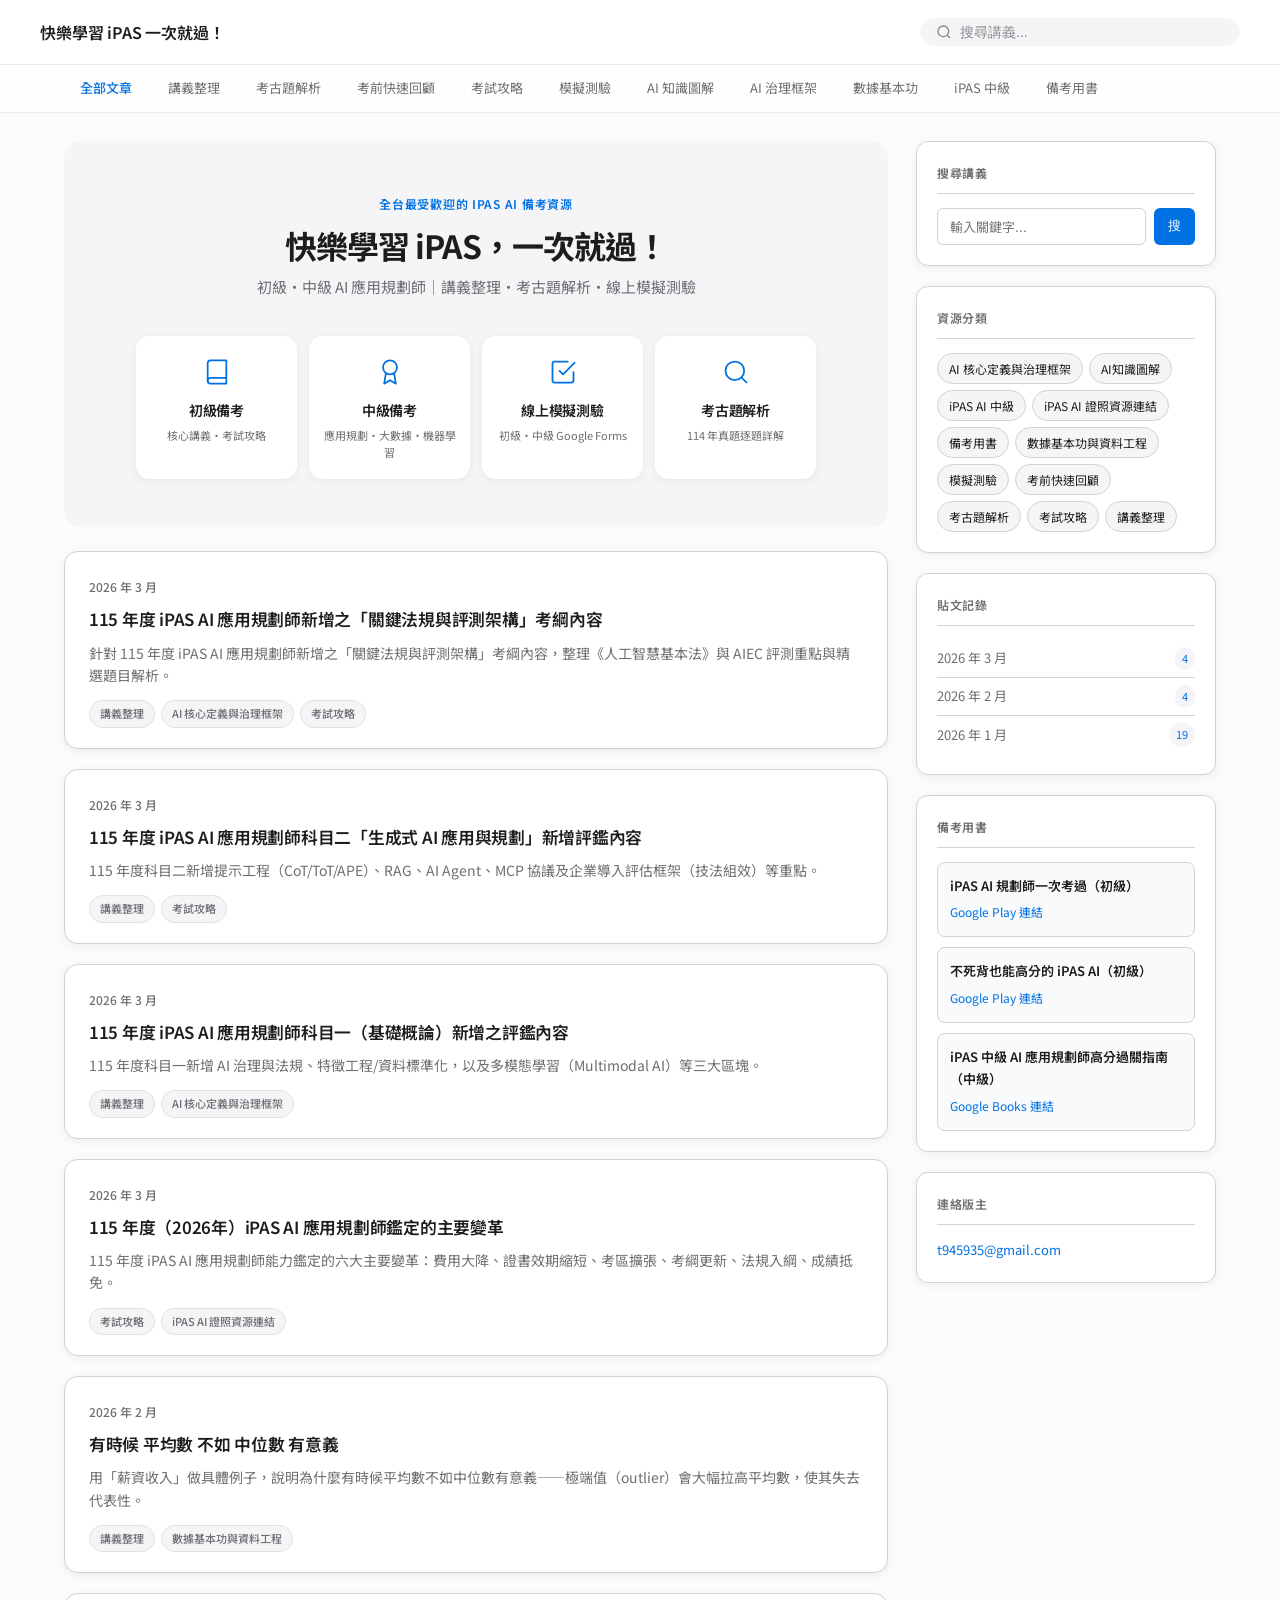
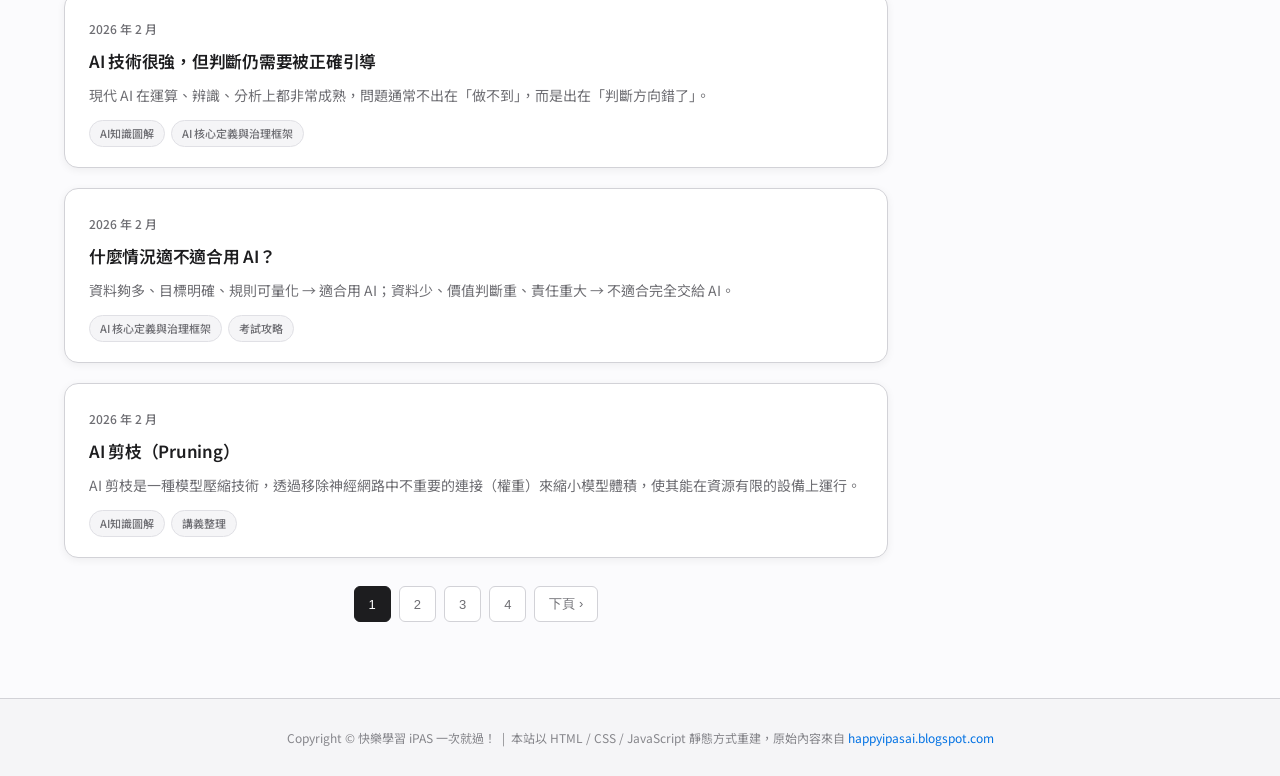
<file: index.html>
<!DOCTYPE html>
<html lang="zh-TW">
<head>
  <meta charset="UTF-8" />
  <meta name="viewport" content="width=device-width, initial-scale=1.0" />
  <meta name="description" content="快樂學習 iPAS 一次就過！提供 iPAS AI 應用規劃師初級、中級備考講義、考古題解析、模擬測驗與考試攻略。" />
  <meta name="keywords" content="iPAS, AI應用規劃師, 人工智慧, 考試攻略, 備考, 模擬測驗, RAG, 機器學習" />
  <title>快樂學習 iPAS 一次就過！</title>
  <link rel="preconnect" href="https://fonts.googleapis.com" />
  <link href="https://fonts.googleapis.com/css2?family=Noto+Sans+TC:wght@400;500;600;700;800&display=swap" rel="stylesheet" />
  <link rel="stylesheet" href="css/style.css" />
</head>
<body>

<!-- ===== Header ===== -->
<header id="site-header">
  <div class="header-inner">
    <span class="site-title">快樂學習 iPAS 一次就過！</span>
    <div class="header-search">
      <svg width="16" height="16" viewBox="0 0 24 24" fill="none" stroke="white" stroke-width="2"><circle cx="11" cy="11" r="8"/><path d="m21 21-4.35-4.35"/></svg>
      <input type="search" id="header-search-input" placeholder="搜尋講義..." aria-label="搜尋講義" />
    </div>
  </div>
</header>

<!-- ===== Navigation ===== -->
<nav id="site-nav" aria-label="分類導覽">
  <div class="nav-inner">
    <span class="nav-link active" data-filter="all">全部文章</span>
    <span class="nav-link" data-filter="講義整理">講義整理</span>
    <span class="nav-link" data-filter="考古題解析">考古題解析</span>
    <span class="nav-link" data-filter="考前快速回顧">考前快速回顧</span>
    <span class="nav-link" data-filter="考試攻略">考試攻略</span>
    <span class="nav-link" data-filter="模擬測驗">模擬測驗</span>
    <span class="nav-link" data-filter="AI知識圖解">AI 知識圖解</span>
    <span class="nav-link" data-filter="AI 核心定義與治理框架">AI 治理框架</span>
    <span class="nav-link" data-filter="數據基本功與資料工程">數據基本功</span>
    <span class="nav-link" data-filter="iPAS AI 中級">iPAS 中級</span>
    <span class="nav-link" data-filter="備考用書">備考用書</span>
  </div>
</nav>

<!-- ===== Main App ===== -->
<main id="app">

  <!-- ===== Post List View ===== -->
  <div id="post-list-view">

    <!-- Hero -->
    <section id="hero-section">
      <div class="hero-inner">
        <p class="hero-eyebrow">全台最受歡迎的 iPAS AI 備考資源</p>
        <h1 class="hero-title">快樂學習 iPAS，一次就過！</h1>
        <p class="hero-subtitle">初級・中級 AI 應用規劃師｜講義整理・考古題解析・線上模擬測驗</p>
        <div class="hero-cards">
          <div class="hero-card" data-filter="講義整理">
            <div class="hc-icon"><svg width="28" height="28" viewBox="0 0 24 24" fill="none" stroke="#0071e3" stroke-width="1.5" stroke-linecap="round" stroke-linejoin="round"><path d="M4 19.5A2.5 2.5 0 0 1 6.5 17H20"/><path d="M6.5 2H20v20H6.5A2.5 2.5 0 0 1 4 19.5v-15A2.5 2.5 0 0 1 6.5 2z"/></svg></div>
            <div class="hc-label">初級備考</div>
            <div class="hc-desc">核心講義・考試攻略</div>
          </div>
          <div class="hero-card" data-filter="iPAS AI 中級">
            <div class="hc-icon"><svg width="28" height="28" viewBox="0 0 24 24" fill="none" stroke="#0071e3" stroke-width="1.5" stroke-linecap="round" stroke-linejoin="round"><circle cx="12" cy="8" r="6"/><path d="M15.477 12.89 17 22l-5-3-5 3 1.523-9.11"/></svg></div>
            <div class="hc-label">中級備考</div>
            <div class="hc-desc">應用規劃・大數據・機器學習</div>
          </div>
          <div class="hero-card" data-filter="模擬測驗">
            <div class="hc-icon"><svg width="28" height="28" viewBox="0 0 24 24" fill="none" stroke="#0071e3" stroke-width="1.5" stroke-linecap="round" stroke-linejoin="round"><path d="M9 11l3 3L22 4"/><path d="M21 12v7a2 2 0 0 1-2 2H5a2 2 0 0 1-2-2V5a2 2 0 0 1 2-2h11"/></svg></div>
            <div class="hc-label">線上模擬測驗</div>
            <div class="hc-desc">初級・中級 Google Forms</div>
          </div>
          <div class="hero-card" data-filter="考古題解析">
            <div class="hc-icon"><svg width="28" height="28" viewBox="0 0 24 24" fill="none" stroke="#0071e3" stroke-width="1.5" stroke-linecap="round" stroke-linejoin="round"><circle cx="11" cy="11" r="8"/><path d="m21 21-4.35-4.35"/></svg></div>
            <div class="hc-label">考古題解析</div>
            <div class="hc-desc">114 年真題逐題詳解</div>
          </div>
        </div>
      </div>
    </section>

    <div id="posts-grid" class="posts-grid" role="feed" aria-label="文章列表">
      <!-- Injected by JS -->
    </div>
    <div id="pagination" class="pagination" role="navigation" aria-label="分頁">
      <!-- Injected by JS -->
    </div>
  </div>

  <!-- ===== Post Detail View ===== -->
  <section id="post-detail" aria-labelledby="post-detail-title">
    <div class="post-detail-header">
      <button class="back-btn" id="back-btn" aria-label="返回文章列表">
        &#8592; 返回列表
      </button>
      <h1 class="post-detail-title" id="post-detail-title"></h1>
      <div class="post-detail-meta">
        <span id="post-detail-date"></span>
        <span id="post-detail-labels"></span>
      </div>
    </div>
    <div class="post-detail-body" id="post-detail-body">
      <!-- Injected by JS -->
    </div>
  </section>

  <!-- ===== Sidebar ===== -->
  <aside id="sidebar" aria-label="側邊欄">

    <!-- Search -->
    <div class="sidebar-card">
      <p class="sidebar-title">搜尋講義</p>
      <div class="sidebar-search">
        <input type="search" id="sidebar-search-input" placeholder="輸入關鍵字..." aria-label="側邊欄搜尋" />
        <button id="sidebar-search-btn" aria-label="搜尋">搜</button>
      </div>
    </div>

    <!-- Category Labels -->
    <div class="sidebar-card">
      <p class="sidebar-title">資源分類</p>
      <div id="label-list" class="label-list">
        <!-- Injected by JS -->
      </div>
    </div>

    <!-- Archive -->
    <div class="sidebar-card">
      <p class="sidebar-title">貼文記錄</p>
      <ul id="archive-list" class="archive-list" aria-label="文章存檔">
        <!-- Injected by JS -->
      </ul>
    </div>

    <!-- Books -->
    <div class="sidebar-card">
      <p class="sidebar-title">備考用書</p>
      <div class="book-card">
        <p class="book-title">iPAS AI 規劃師一次考過（初級）</p>
        <a href="https://play.google.com/store/books/details/%E8%AD%89%E7%85%A7%E9%81%94%E4%BA%BA%E7%A0%94%E7%A9%B6%E5%AE%A4%E8%AD%89%E7%85%A7%E7%B5%84_iPAS_AI_%E8%A6%8F%E5%8A%83%E5%B8%AB%E4%B8%80%E6%AC%A1%E8%80%83%E9%81%8E?id=Q3itEQAAQBAJ&hl=zh_TW" target="_blank" rel="noopener noreferrer">Google Play 連結</a>
      </div>
      <div class="book-card">
        <p class="book-title">不死背也能高分的 iPAS AI（初級）</p>
        <a href="https://play.google.com/store/books/details/%E8%AD%89%E7%85%A7%E9%81%94%E4%BA%BA%E7%A0%94%E7%A9%B6%E5%AE%A4AI_%E7%B5%84_%E4%B8%8D%E6%AD%BB%E8%83%8C_%E4%B9%9F%E8%83%BD%E9%AB%98%E5%88%86%E7%9A%84_iPAS_AI?id=gB2zEQAAQBAJ&hl=zh_TW" target="_blank" rel="noopener noreferrer">Google Play 連結</a>
      </div>
      <div class="book-card">
        <p class="book-title">iPAS 中級 AI 應用規劃師高分過關指南（中級）</p>
        <a href="https://books.google.com.tw/books/about?id=5ki3EQAAQBAJ&redir_esc=y" target="_blank" rel="noopener noreferrer">Google Books 連結</a>
      </div>
    </div>

    <!-- Contact -->
    <div class="sidebar-card">
      <p class="sidebar-title">連絡版主</p>
      <p class="contact-info"><a href="mailto:t945935@gmail.com">t945935@gmail.com</a></p>
    </div>

  </aside>
</main>

<!-- ===== Footer ===== -->
<footer id="site-footer">
  <p>Copyright &copy; 快樂學習 iPAS 一次就過！ &nbsp;|&nbsp; 本站以 HTML / CSS / JavaScript 靜態方式重建，原始內容來自 <a href="https://happyipasai.blogspot.com" target="_blank" rel="noopener noreferrer">happyipasai.blogspot.com</a></p>
</footer>

<!-- ===== Scroll to Top ===== -->
<button id="scroll-top" aria-label="回到頂部">
  <svg width="18" height="18" viewBox="0 0 24 24" fill="none" stroke="white" stroke-width="2.5"><polyline points="18 15 12 9 6 15"></polyline></svg>
</button>

<!-- ===== Scripts ===== -->
<script src="js/posts.js"></script>
<script src="js/app.js"></script>

</body>
</html>
</file>
<file: css/style.css>
/* ===== Reset & Base ===== */
*, *::before, *::after { box-sizing: border-box; margin: 0; padding: 0; }

:root {
  --primary: #0071e3;
  --primary-dark: #0077ed;
  --accent: #ff6b35;
  --bg: #fbfbfd;
  --surface: #ffffff;
  --border: #d2d2d7;
  --text: #1d1d1f;
  --text-muted: #6e6e73;
  --tag-bg: #f5f5f7;
  --tag-color: #1d1d1f;
  --radius: 12px;
  --shadow: 0 2px 8px rgba(0,0,0,.06);
  --shadow-hover: 0 8px 32px rgba(0,0,0,.12);
}

body {
  font-family: 'Noto Sans TC', 'Microsoft JhengHei', sans-serif;
  background: var(--bg);
  color: var(--text);
  line-height: 1.75;
  font-size: 15px;
}

a { color: var(--primary); text-decoration: none; }
a:hover { text-decoration: underline; }

/* ===== Header ===== */
#site-header {
  background: rgba(255, 255, 255, 0.85);
  backdrop-filter: saturate(180%) blur(20px);
  -webkit-backdrop-filter: saturate(180%) blur(20px);
  color: var(--text);
  padding: 0 24px;
  position: sticky;
  top: 0;
  z-index: 100;
  border-bottom: 1px solid rgba(0, 0, 0, 0.08);
}

.header-inner {
  max-width: 1200px;
  margin: 0 auto;
  display: flex;
  align-items: center;
  justify-content: space-between;
  height: 64px;
  gap: 16px;
}

.site-title {
  font-size: 1rem;
  font-weight: 600;
  color: var(--text);
  cursor: pointer;
  white-space: nowrap;
  flex-shrink: 0;
  letter-spacing: -.01em;
}
.site-title:hover { text-decoration: none; opacity: .75; }

.header-search {
  display: flex;
  align-items: center;
  background: #f5f5f7;
  border: none;
  border-radius: 24px;
  padding: 6px 16px;
  gap: 8px;
  flex: 1;
  max-width: 320px;
}
.header-search input {
  background: transparent;
  border: none;
  outline: none;
  color: var(--text);
  font-size: 14px;
  width: 100%;
}
.header-search input::placeholder { color: #86868b; }
.header-search svg { opacity: .5; flex-shrink: 0; stroke: var(--text); }

/* ===== Nav ===== */
#site-nav {
  background: rgba(255, 255, 255, 0.75);
  backdrop-filter: saturate(180%) blur(20px);
  -webkit-backdrop-filter: saturate(180%) blur(20px);
  border-bottom: 1px solid rgba(0, 0, 0, 0.08);
}
.nav-inner {
  max-width: 1200px;
  margin: 0 auto;
  display: flex;
  gap: 4px;
  padding: 0 24px;
  overflow-x: auto;
  scrollbar-width: none;
}
.nav-inner::-webkit-scrollbar { display: none; }

.nav-link {
  padding: 12px 16px;
  font-size: 13px;
  font-weight: 400;
  color: var(--text-muted);
  cursor: pointer;
  border-bottom: 2px solid transparent;
  margin-bottom: -2px;
  white-space: nowrap;
  transition: color .15s;
}
.nav-link:hover { color: var(--text); }
.nav-link.active { color: var(--primary); border-bottom-color: var(--primary); font-weight: 500; }

/* ===== Layout ===== */
#app {
  max-width: 1200px;
  margin: 0 auto;
  padding: 28px 24px;
  display: grid;
  grid-template-columns: 1fr 300px;
  gap: 28px;
}

@media (max-width: 768px) {
  #app { grid-template-columns: 1fr; }
  #sidebar { order: 1; }
  #main-content { order: 0; }
}

/* ===== Post Cards ===== */
.posts-grid { display: flex; flex-direction: column; gap: 20px; }

.post-card {
  background: var(--surface);
  border: 1px solid var(--border);
  border-radius: 14px;
  padding: 24px 24px 20px;
  box-shadow: var(--shadow);
  cursor: pointer;
  transition: transform .25s ease, box-shadow .25s ease;
}
.post-card:hover {
  box-shadow: var(--shadow-hover);
  transform: translateY(-3px);
}

.post-card-meta {
  display: flex;
  align-items: center;
  gap: 10px;
  font-size: 12px;
  color: var(--text-muted);
  margin-bottom: 10px;
  flex-wrap: wrap;
}
.post-card-meta .date { font-weight: 500; }

.post-card-title {
  font-size: 1.05rem;
  font-weight: 600;
  color: var(--text);
  line-height: 1.45;
  margin-bottom: 10px;
  letter-spacing: -.015em;
}
.post-card:hover .post-card-title { color: var(--primary); }

.post-card-excerpt {
  color: var(--text-muted);
  font-size: 14px;
  line-height: 1.6;
  display: -webkit-box;
  -webkit-line-clamp: 3;
  -webkit-box-orient: vertical;
  overflow: hidden;
}

.post-card-footer {
  display: flex;
  gap: 6px;
  flex-wrap: wrap;
  margin-top: 14px;
}

.tag {
  display: inline-block;
  background: #f5f5f7;
  color: #6e6e73;
  font-size: 11px;
  padding: 3px 10px;
  border-radius: 99px;
  font-weight: 500;
  border: 1px solid #e0e0e5;
}

/* ===== Post Detail ===== */
#post-detail { display: none; }

.post-detail-header {
  background: var(--surface);
  border: 1px solid var(--border);
  border-radius: var(--radius);
  padding: 32px;
  box-shadow: var(--shadow);
  margin-bottom: 20px;
}

.back-btn {
  display: inline-flex;
  align-items: center;
  gap: 6px;
  font-size: 13px;
  color: var(--primary);
  cursor: pointer;
  padding: 6px 14px;
  border-radius: 99px;
  background: transparent;
  margin-bottom: 20px;
  border: 1px solid var(--primary);
  font-family: inherit;
  transition: all .15s;
}
.back-btn:hover { background: var(--primary); color: #fff; }

.post-detail-title {
  font-size: 1.6rem;
  font-weight: 800;
  color: var(--text);
  line-height: 1.4;
  margin-bottom: 12px;
}

.post-detail-meta {
  display: flex;
  gap: 10px;
  flex-wrap: wrap;
  font-size: 13px;
  color: var(--text-muted);
}

.post-detail-body {
  background: var(--surface);
  border: 1px solid var(--border);
  border-radius: var(--radius);
  padding: 40px 44px;
  box-shadow: var(--shadow);
  font-size: 15.5px;
  line-height: 1.85;
  max-width: 800px;
}

.post-detail-body h2 {
  font-size: 1.25rem;
  font-weight: 700;
  color: var(--text);
  margin: 36px 0 14px;
  padding-bottom: 10px;
  border-bottom: 2px solid var(--border);
}
.post-detail-body h2:first-child { margin-top: 0; }

.post-detail-body h3 {
  font-size: 1.1rem;
  font-weight: 600;
  color: var(--primary-dark);
  margin: 20px 0 8px;
}

.post-detail-body h4 {
  font-size: 1rem;
  font-weight: 600;
  color: var(--text);
  margin: 14px 0 6px;
}

.post-detail-body p { margin-bottom: 14px; }

.post-detail-body ul, .post-detail-body ol {
  padding-left: 24px;
  margin-bottom: 14px;
}
.post-detail-body li { margin-bottom: 6px; }

.post-detail-body table {
  width: 100%;
  border-collapse: collapse;
  margin: 16px 0;
  font-size: 14px;
}
.post-detail-body th, .post-detail-body td {
  border: 1px solid var(--border);
  padding: 10px 14px;
  text-align: left;
}
.post-detail-body th {
  background: #f1f5f9;
  font-weight: 600;
}
.post-detail-body tr:nth-child(even) td { background: #f8fafc; }

.post-detail-body .highlight-box {
  background: #fef3c7;
  border-left: 4px solid var(--accent);
  padding: 14px 18px;
  border-radius: 0 var(--radius) var(--radius) 0;
  margin: 16px 0;
  font-weight: 500;
}

.post-detail-body .info-box {
  background: #eff6ff;
  border-left: 4px solid var(--primary);
  padding: 14px 18px;
  border-radius: 0 var(--radius) var(--radius) 0;
  margin: 16px 0;
}

.qa-block {
  background: #f8fafc;
  border: 1px solid var(--border);
  border-radius: var(--radius);
  padding: 18px;
  margin: 14px 0;
}
.qa-block .question {
  font-weight: 600;
  color: var(--text);
  margin-bottom: 10px;
}
.qa-block .answer-tag {
  display: inline-block;
  background: #dcfce7;
  color: #16a34a;
  font-size: 12px;
  padding: 2px 8px;
  border-radius: 4px;
  font-weight: 600;
  margin-right: 6px;
}
.qa-block .analysis {
  margin-top: 8px;
  color: var(--text-muted);
  font-size: 13px;
  border-top: 1px solid var(--border);
  padding-top: 8px;
}

/* ===== Sidebar ===== */
#sidebar {
  display: flex;
  flex-direction: column;
  gap: 20px;
}

.sidebar-card {
  background: var(--surface);
  border: 1px solid var(--border);
  border-radius: var(--radius);
  padding: 20px;
  box-shadow: var(--shadow);
}

.sidebar-title {
  font-size: 12px;
  font-weight: 600;
  color: var(--text-muted);
  text-transform: uppercase;
  letter-spacing: .06em;
  margin-bottom: 14px;
  padding-bottom: 10px;
  border-bottom: 1px solid var(--border);
  display: flex;
  align-items: center;
  gap: 6px;
}

.sidebar-search {
  display: flex;
  gap: 8px;
}
.sidebar-search input {
  flex: 1;
  border: 1px solid var(--border);
  border-radius: 6px;
  padding: 8px 12px;
  font-size: 13px;
  font-family: inherit;
  outline: none;
}
.sidebar-search input:focus { border-color: var(--primary); }
.sidebar-search button {
  background: var(--primary);
  color: #fff;
  border: none;
  border-radius: 6px;
  padding: 8px 14px;
  cursor: pointer;
  font-size: 13px;
}

.label-list { display: flex; flex-wrap: wrap; gap: 6px; }
.label-chip {
  background: #f5f5f7;
  color: #1d1d1f;
  font-size: 12px;
  padding: 4px 11px;
  border-radius: 99px;
  cursor: pointer;
  border: 1px solid #d2d2d7;
  transition: all .15s;
}
.label-chip:hover { background: #e8e8ed; }
.label-chip.active {
  background: var(--primary);
  color: #fff;
  border-color: var(--primary);
}

.archive-list { list-style: none; }
.archive-list li {
  display: flex;
  align-items: center;
  justify-content: space-between;
  padding: 7px 0;
  border-bottom: 1px solid var(--border);
  font-size: 13px;
  cursor: pointer;
  color: var(--text-muted);
}
.archive-list li:last-child { border-bottom: none; }
.archive-list li:hover { color: var(--primary); }
.archive-list .count {
  background: var(--tag-bg);
  color: var(--primary);
  font-size: 11px;
  padding: 2px 7px;
  border-radius: 99px;
}

.book-card {
  border: 1px solid var(--border);
  border-radius: 8px;
  padding: 12px;
  margin-bottom: 10px;
  font-size: 13px;
  background: #f8fafc;
}
.book-card:last-child { margin-bottom: 0; }
.book-card .book-title { font-weight: 600; margin-bottom: 4px; color: var(--text); }
.book-card a { font-size: 12px; }

.contact-info { font-size: 13px; color: var(--text-muted); }
.contact-info a { color: var(--primary); }

/* ===== Hero ===== */
#hero-section {
  background: #f5f5f7;
  border-radius: 18px;
  padding: 52px 32px 48px;
  margin-bottom: 24px;
  text-align: center;
}
.hero-inner { max-width: 680px; margin: 0 auto; }
.hero-eyebrow {
  font-size: 12px;
  font-weight: 600;
  letter-spacing: .06em;
  text-transform: uppercase;
  color: var(--primary);
  margin-bottom: 12px;
}
.hero-title {
  font-size: 2rem;
  font-weight: 700;
  color: var(--text);
  line-height: 1.2;
  letter-spacing: -.03em;
  margin-bottom: 10px;
}
.hero-subtitle {
  font-size: 15px;
  color: var(--text-muted);
  margin-bottom: 36px;
  line-height: 1.7;
}
.hero-cards {
  display: grid;
  grid-template-columns: repeat(4, 1fr);
  gap: 12px;
}
@media (max-width: 640px) {
  .hero-cards { grid-template-columns: repeat(2, 1fr); }
  .hero-title { font-size: 1.5rem; }
  #hero-section { padding: 36px 20px; }
}
.hero-card {
  background: #ffffff;
  border-radius: 14px;
  padding: 22px 14px 18px;
  cursor: pointer;
  transition: transform .25s ease, box-shadow .25s ease;
  box-shadow: 0 2px 8px rgba(0,0,0,.06);
}
.hero-card:hover {
  transform: scale(1.03);
  box-shadow: 0 8px 28px rgba(0,0,0,.12);
}
.hc-icon { display: flex; justify-content: center; align-items: center; margin-bottom: 12px; }
.hc-label { font-size: 14px; font-weight: 600; color: var(--text); margin-bottom: 5px; letter-spacing: -.01em; }
.hc-desc { font-size: 11px; color: var(--text-muted); line-height: 1.55; }

/* ===== Empty / Loading States ===== */
.empty-state {
  text-align: center;
  padding: 60px 20px;
  color: var(--text-muted);
}
.empty-state svg { margin-bottom: 16px; opacity: .4; }

/* ===== Pagination ===== */
.pagination {
  display: flex;
  justify-content: center;
  gap: 8px;
  margin-top: 28px;
  flex-wrap: wrap;
}
.page-btn {
  padding: 8px 14px;
  border: 1px solid var(--border);
  border-radius: 6px;
  cursor: pointer;
  font-size: 13px;
  background: var(--surface);
  color: var(--text-muted);
  transition: all .15s;
}
.page-btn:hover { border-color: #86868b; color: var(--text); }
.page-btn.active { background: var(--text); color: #fff; border-color: var(--text); }

/* ===== Scroll to top ===== */
#scroll-top {
  position: fixed;
  bottom: 28px;
  right: 28px;
  background: rgba(29,29,31,0.75);
  backdrop-filter: blur(12px);
  -webkit-backdrop-filter: blur(12px);
  color: #fff;
  border: none;
  border-radius: 50%;
  width: 44px;
  height: 44px;
  cursor: pointer;
  display: none;
  align-items: center;
  justify-content: center;
  box-shadow: 0 4px 16px rgba(0,0,0,.2);
  transition: all .2s;
}
#scroll-top:hover { background: rgba(29,29,31,0.9); transform: translateY(-2px); }
#scroll-top.visible { display: flex; }

/* ===== Footer ===== */
#site-footer {
  background: #f5f5f7;
  color: #86868b;
  text-align: center;
  padding: 28px 20px;
  font-size: 12px;
  margin-top: 48px;
  border-top: 1px solid #d2d2d7;
}
#site-footer a { color: var(--primary); }

/* ===== Responsive ===== */
@media (max-width: 600px) {
  #app { padding: 16px 14px; gap: 16px; }
  .post-detail-body { padding: 24px 18px; font-size: 15px; }
  .post-detail-header { padding: 20px 16px; }
  .post-detail-title { font-size: 1.25rem; }
}
</file>
